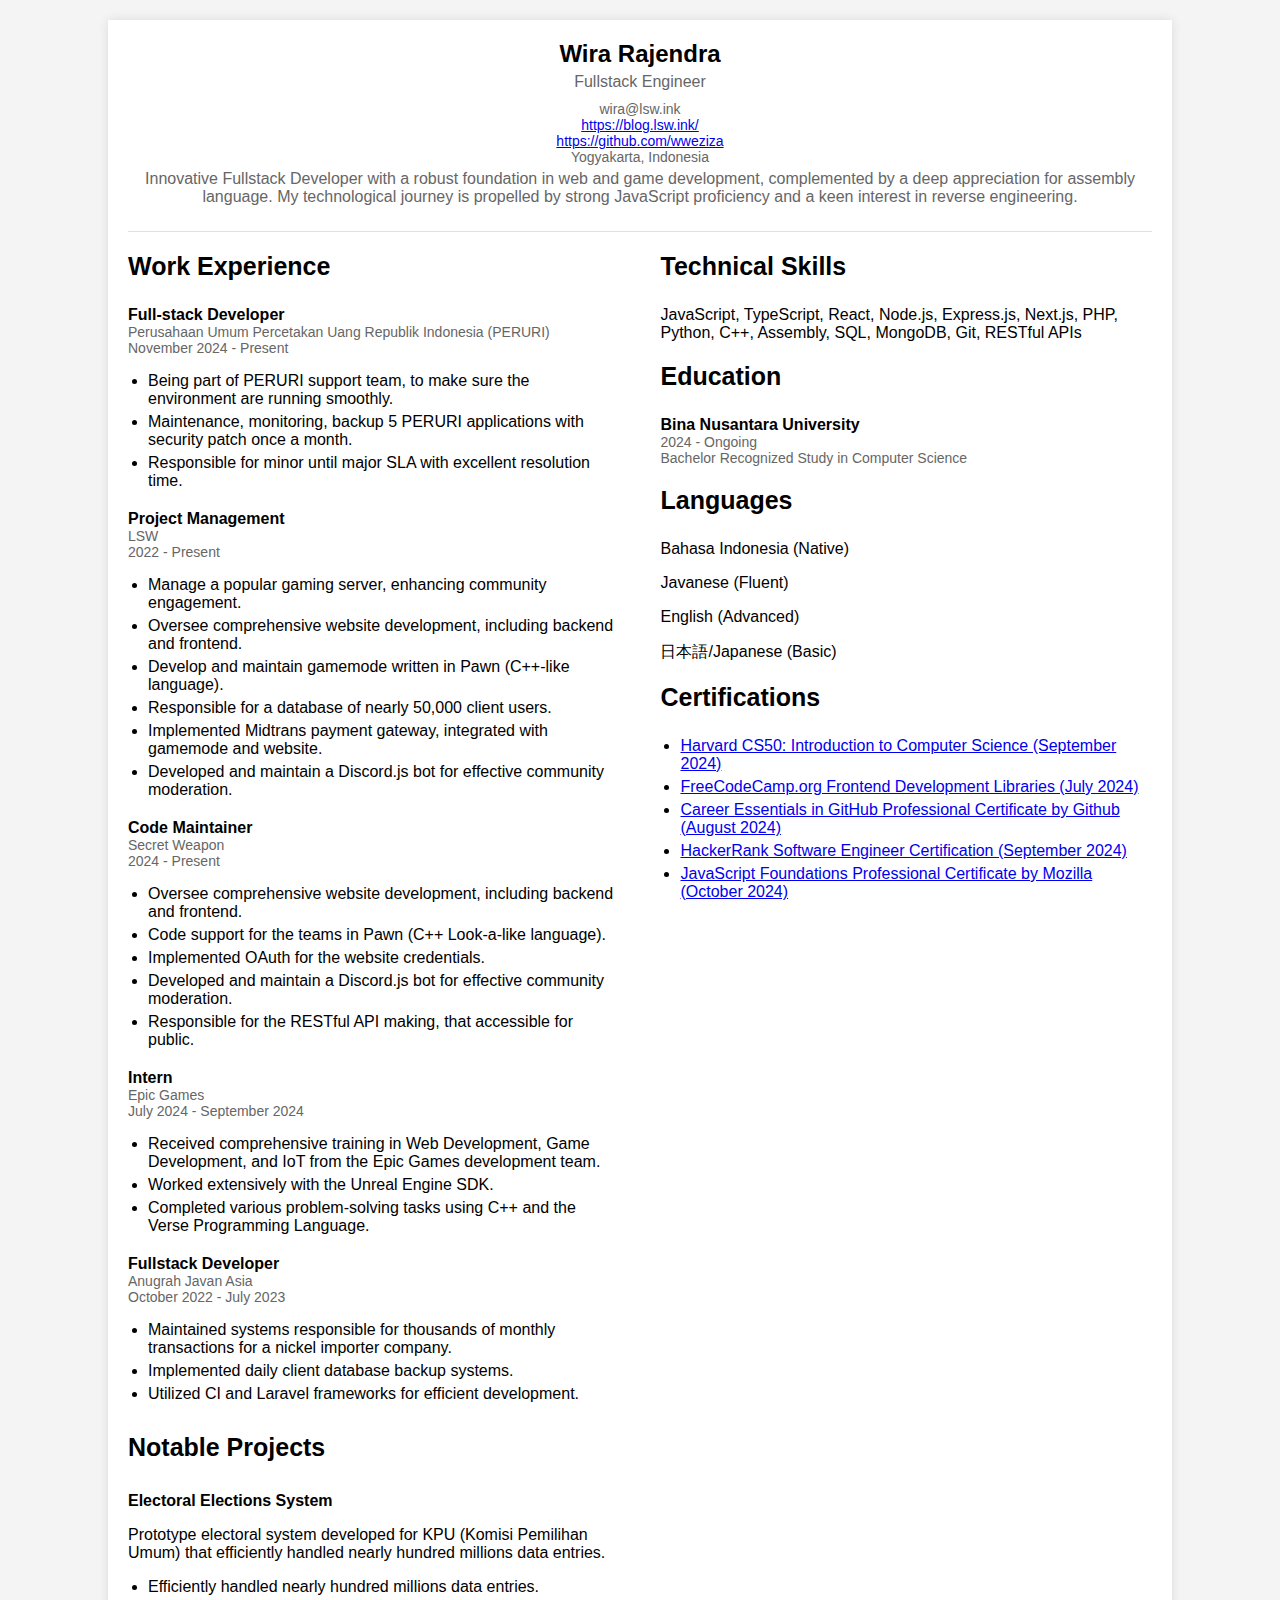
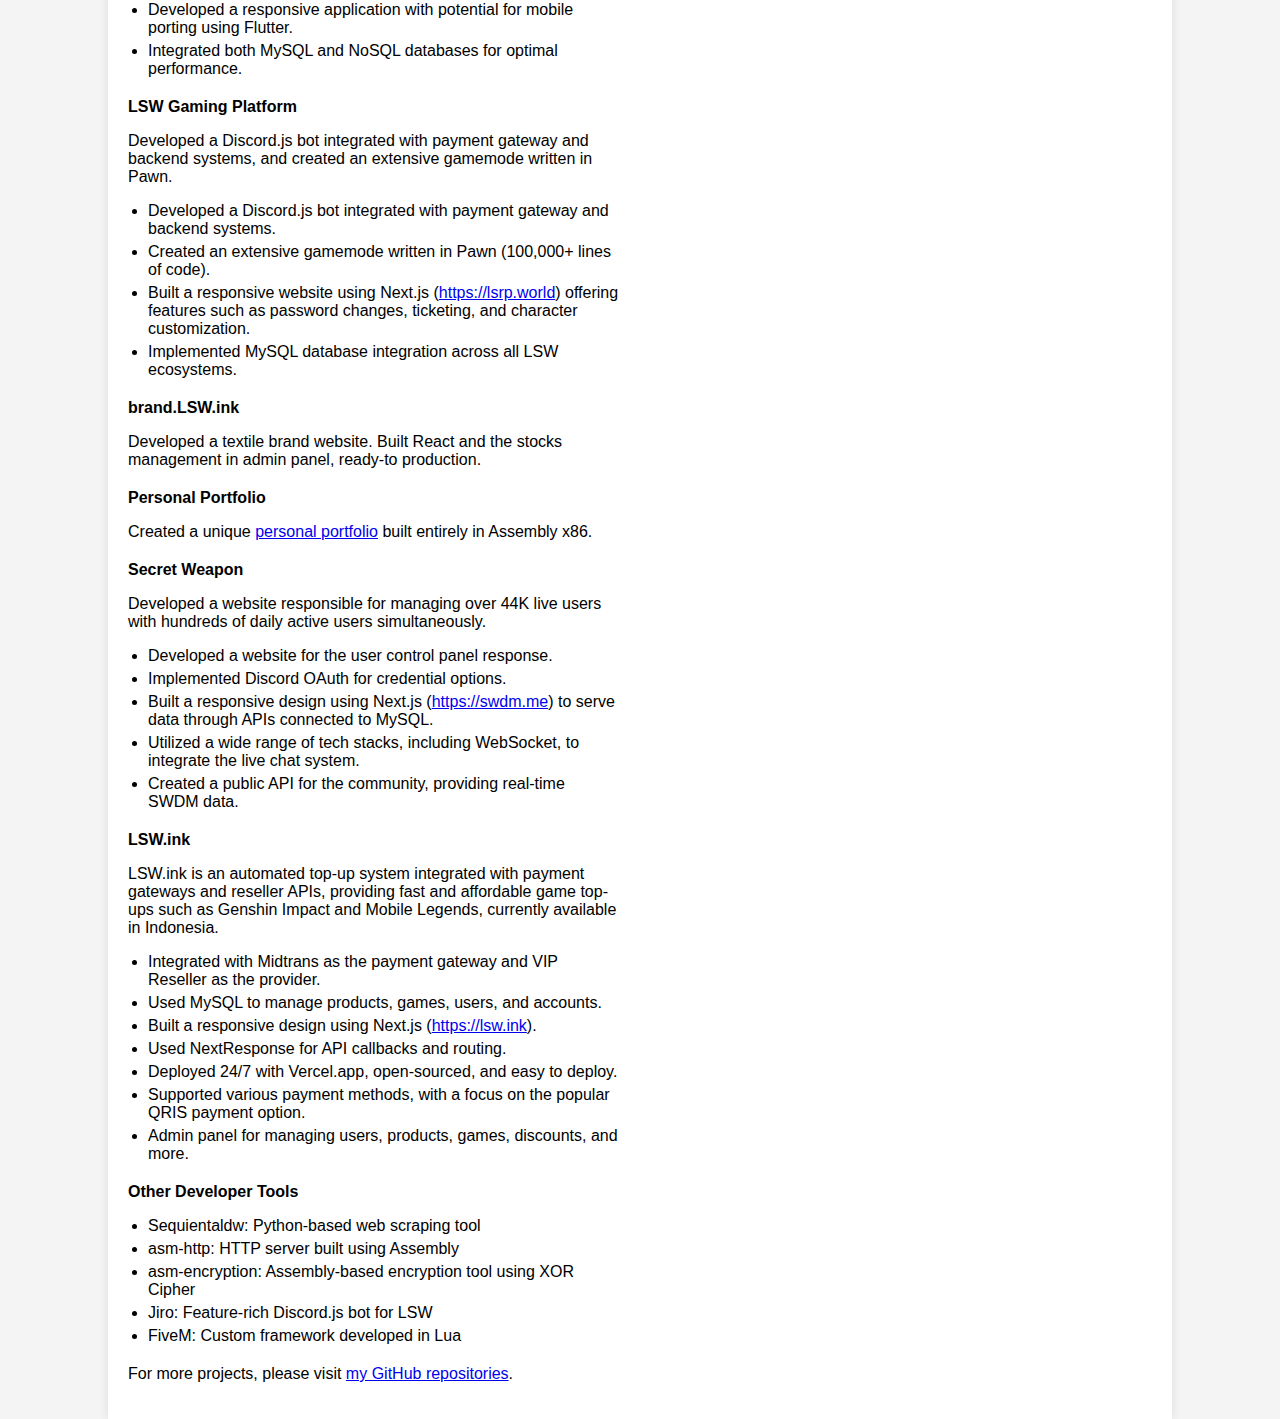
<file: cv/index.html>
<html>
<head>
    <title>Wira Rajendra - Fullstack Engineer</title>
    <style>
        body {
            font-family: 'Arial', sans-serif;
            margin: 0;
            padding: 0;
            background-color: #f4f4f4;
        }
        .container {
            width: 80%;
            margin: 20px auto 0;
            background-color: #ffffff;
            padding: 20px;
            box-shadow: 0 0 10px rgba(0, 0, 0, 0.1);
        }
        .header {
            text-align: center;
            padding-bottom: 20px;
            border-bottom: 1px solid #e0e0e0;
        }
        .header h1 {
            margin: 0;
            font-size: 24px;
        }
        .header p {
            margin: 5px 0;
            color: #666666;
        }
        .header .contact-info {
            margin-top: 10px;
            font-size: 14px;
            color: #666666;
        }
        .content {
            display: flex;
            justify-content: space-between;
            margin-top: 20px;
        }
        .left-column, .right-column {
            width: 48%;
        }
        .section-title {
            font-size: 25px;
            font-weight: bold;
            margin-bottom: 25px;
        }
        .job-title {
            font-weight: bold;
        }
        .job-details {
            color: #666666;
            font-size: 14px;
        }
        .job-description {
            margin-top: 10px;
            margin-bottom: 20px;
        }
        .job-description ul {
            padding-left: 20px;
        }
        .job-description ul li {
            margin-bottom: 5px;
            
        }
        .skills, .education, .languages, .awards {
            margin-bottom: 20px;
        }
        .skills ul, .languages ul, .awards ul {
            padding-left: 20px;
        }
        .skills ul li, .languages ul li, .awards ul li {
            margin-bottom: 5px;
        }
    </style>
</head>
<body>
    <div class="container">
        <div class="header">
            <h1>Wira Rajendra</h1>
            <p>Fullstack Engineer</p>
            <p class="contact-info">
                wira@lsw.ink<br>
                <a href='https://blog.lsw.ink/'>https://blog.lsw.ink/</a><br>
                <a href='https://github.com/wweziza'>https://github.com/wweziza</a><br>
                Yogyakarta, Indonesia
            </p>
            <p>Innovative Fullstack Developer with a robust foundation in web and game development, complemented by a deep appreciation for assembly language. My technological journey is propelled by strong JavaScript proficiency and a keen interest in reverse engineering.</p>
        </div>
        <div class="content">
            <div class="left-column">
                <div class="work-experience">
                    <div class="section-title">Work Experience</div>
                    <div class="job">
                        <div class="job-title">Full-stack Developer</div>
                        <div class="job-details">Perusahaan Umum Percetakan Uang Republik Indonesia (PERURI)</div>
                        <div class="job-details">November 2024 - Present</div>
                        <div class="job-description">
                            <ul>
                                <li>Being part of PERURI support team, to make sure the environment are running smoothly.</li>
                                <li>Maintenance, monitoring, backup 5 PERURI applications with security patch once a month.</li>
                                <li>Responsible for minor until major SLA with excellent resolution time.</li>
                            </ul>
                        </div>
                    </div>
                    <div class="job">
                        <div class="job-title">Project Management</div>
                        <div class="job-details">LSW</div>
                        <div class="job-details">2022 - Present</div>
                        <div class="job-description">
                            <ul>
                                <li>Manage a popular gaming server, enhancing community engagement.</li>
                                <li>Oversee comprehensive website development, including backend and frontend.</li>
                                <li>Develop and maintain gamemode written in Pawn (C++-like language).</li>
                                <li>Responsible for a database of nearly 50,000 client users.</li>
                                <li>Implemented Midtrans payment gateway, integrated with gamemode and website.</li>
                                <li>Developed and maintain a Discord.js bot for effective community moderation.</li>
                            </ul>
                        </div>
                    </div>
                    <div class="job">
                        <div class="job-title <div class="job-title">Code Maintainer</div>
                        <div class="job-details">Secret Weapon</div>
                        <div class="job-details">2024 - Present</div>
                        <div class="job-description">
                            <ul>
                                <li>Oversee comprehensive website development, including backend and frontend.</li>
                                <li>Code support for the teams in Pawn (C++ Look-a-like language).</li>
                                <li>Implemented OAuth for the website credentials.</li>
                                <li>Developed and maintain a Discord.js bot for effective community moderation.</li>
                                <li>Responsible for the RESTful API making, that accessible for public.</li>
                            </ul>
                        </div>
                    </div>
                    <div class="job">
                        <div class="job-title">Intern</div>
                        <div class="job-details">Epic Games</div>
                        <div class="job-details">July 2024 - September 2024</div>
                        <div class="job-description">
                            <ul>
                                <li>Received comprehensive training in Web Development, Game Development, and IoT from the Epic Games development team.</li>
                                <li>Worked extensively with the Unreal Engine SDK.</li>
                                <li>Completed various problem-solving tasks using C++ and the Verse Programming Language.</li>
                            </ul>
                        </div>
                    </div>
                    <div class="job">
                        <div class="job-title">Fullstack Developer</div>
                        <div class="job-details">Anugrah Javan Asia</div>
                        <div class="job-details">October 2022 - July 2023</div>
                        <div class="job-description">
                            <ul>
                                <li>Maintained systems responsible for thousands of monthly transactions for a nickel importer company.</li>
                                <li>Implemented daily client database backup systems.</li>
                                <li>Utilized CI and Laravel frameworks for efficient development.</li>
                            </ul>
                        </div>
                    </div>
                </div>
                <div class="projects">
                    <div style="margin-top: 30px; margin-bottom: 30px; font-size: 25px; font-weight: bold;">Notable Projects</div>
                    <div class="job">
                        <div class="job-title">Electoral Elections System</div>
                        <div class="job-description">
                            <p>Prototype electoral system developed for KPU (Komisi Pemilihan Umum) that efficiently handled nearly hundred millions data entries.</p>
                            <ul>
                                <li>Efficiently handled nearly hundred millions data entries.</li>
                                <li>Developed a responsive application with potential for mobile porting using Flutter.</li>
                                <li>Integrated both MySQL and NoSQL databases for optimal performance.</li>
                            </ul>
                        </div>
                    </div>
                    <div class="job">
                        <div class="job-title">LSW Gaming Platform</div>
                        <div class="job-description">
                            <p>Developed a Discord.js bot integrated with payment gateway and backend systems, and created an extensive gamemode written in Pawn.</p>
                            <ul>
                                <li>Developed a Discord.js bot integrated with payment gateway and backend systems.</li>
                                <li>Created an extensive gamemode written in Pawn (100,000+ lines of code).</li>
                                <li>Built a responsive website using Next.js (<a href='https://lsrp.world'>https://lsrp.world</a>) offering features such as password changes, ticketing, and character customization.</li>
                                <li>Implemented MySQL database integration across all LSW ecosystems.</li>
                            </ul>
                        </div>
                    </div>
                    <div class="job">
                        <div class="job-title">brand.LSW.ink</div>
                        <div class="job-description">
                            <p>Developed a textile brand website. Built React and the stocks management in admin panel, ready-to production.</p>
                        </div>
                    </div>
                    <div class="job">
                        <div class="job-title">Personal Portfolio</div>
                        <div class="job-description">
                            <p>Created a unique <a href='http://asm.lsw.ink'>personal portfolio</a> built entirely in Assembly x86.</p>
                        </div>
                    </div>
                    <div class="job">
                        <div class="job-title">Secret Weapon</div>
                        <div class="job-description ">
                            <p>Developed a website responsible for managing over 44K live users with hundreds of daily active users simultaneously.</p>
                            <ul>
                                <li>Developed a website for the user control panel response.</li>
                                <li>Implemented Discord OAuth for credential options.</li>
                                <li>Built a responsive design using Next.js (<a href='https://swdm.me'>https://swdm.me</a>) to serve data through APIs connected to MySQL.</li>
                                <li>Utilized a wide range of tech stacks, including WebSocket, to integrate the live chat system.</li>
                                <li>Created a public API for the community, providing real-time SWDM data.</li>
                            </ul>
                        </div>
                    </div>
                    <div class="job">
                        <div class="job-title">LSW.ink</div>
                        <div class="job-description ">
                            <p>LSW.ink is an automated top-up system integrated with payment gateways and reseller APIs, providing fast and affordable game top-ups such as Genshin Impact and Mobile Legends, currently available in Indonesia.</p>
                            <ul>
                                <li>Integrated with Midtrans as the payment gateway and VIP Reseller as the provider.</li>
                                <li>Used MySQL to manage products, games, users, and accounts.</li>
                                <li>Built a responsive design using Next.js (<a href='https://lsw.ink'>https://lsw.ink</a>).</li>
                                <li>Used NextResponse for API callbacks and routing.</li>
                                <li>Deployed 24/7 with Vercel.app, open-sourced, and easy to deploy.</li>
                                <li>Supported various payment methods, with a focus on the popular QRIS payment option.</li>
                                <li>Admin panel for managing users, products, games, discounts, and more.</li>
                            </ul>
                        </div>
                    </div>
                    <div class="job">
                        <div class="job-title">Other Developer Tools</div>
                        <div class="job-description ">
                            <ul>
                                <li>Sequientaldw: Python-based web scraping tool</li>
                                <li>asm-http: HTTP server built using Assembly</li>
                                <li>asm-encryption: Assembly-based encryption tool using XOR Cipher</li>
                                <li>Jiro: Feature-rich Discord.js bot for LSW</li>
                                <li>FiveM: Custom framework developed in Lua</li>
                            </ul>
                        </div>
                    </div>
                    <p>For more projects, please visit <a href='https://github.com/wweziza'>my GitHub repositories</a>.</p>
                </div>
            </div>
            <div class="right-column">
                <div class="skills">
                    <div class="section-title">Technical Skills</div>
                        <p>JavaScript, TypeScript, React, Node.js, Express.js, Next.js, PHP, Python, C++, Assembly, SQL, MongoDB, Git, RESTful APIs</p>
    
                </div>
                <div class="education">
                    <div class="section-title">Education</div>
                    <div class="job-title">Bina Nusantara University</div>
                        <div class="job-details">2024 - Ongoing</div>
                        <div class="job-details">Bachelor Recognized Study in Computer Science</div>
                </div>
                <div class="languages">
                    <div class="section-title">Languages</div>
                        <p>Bahasa Indonesia (Native)</p>
                        <p>Javanese (Fluent)</p>
                        <p>English (Advanced)</p>
                        <p>日本語/Japanese (Basic)</p>

                </div>
                <div class="awards">
                    <div class="section-title">Certifications</div>
                    <ul>
                        <li><a href='https://cs50.harvard.edu/certificates/32ac8ffb-5275-4c7e-9529-e37068ee3e95' target='_blank'>Harvard CS50: Introduction to Computer Science (September 2024)</a></li>
                        <li><a href='https://www.freecodecamp.org/certification/weziza/front-end-development-libraries' target='_blank'>FreeCodeCamp.org Frontend Development Libraries (July 2024)</a></li>
                        <li><a href='https://www.linkedin.com/learning/certificates/2f00fa1477ef600ac2afdd010442ccdad2e3c1f6ab39a985af089c2cf2dc5372' target='_blank'>Career Essentials in GitHub Professional Certificate by Github (August 2024)</a></li>
                        <li><a href='https://www.hackerrank.com/certificates/6e6e929a77d7' target='_blank'>HackerRank Software Engineer Certification (September 2024)</a></li>
                        <li><a href='https://www.linkedin.com/learning/certificates/4e70f26e69f366fb1647d93da1fcfc53823ff770f6ddd842416b44f2c61147e3' target='_blank'>JavaScript Foundations Professional Certificate by Mozilla (October 2024)</a></li>
                    </ul>
                </div>
            </div>
        </div>
    </div>
</body>
</html>
</file>
